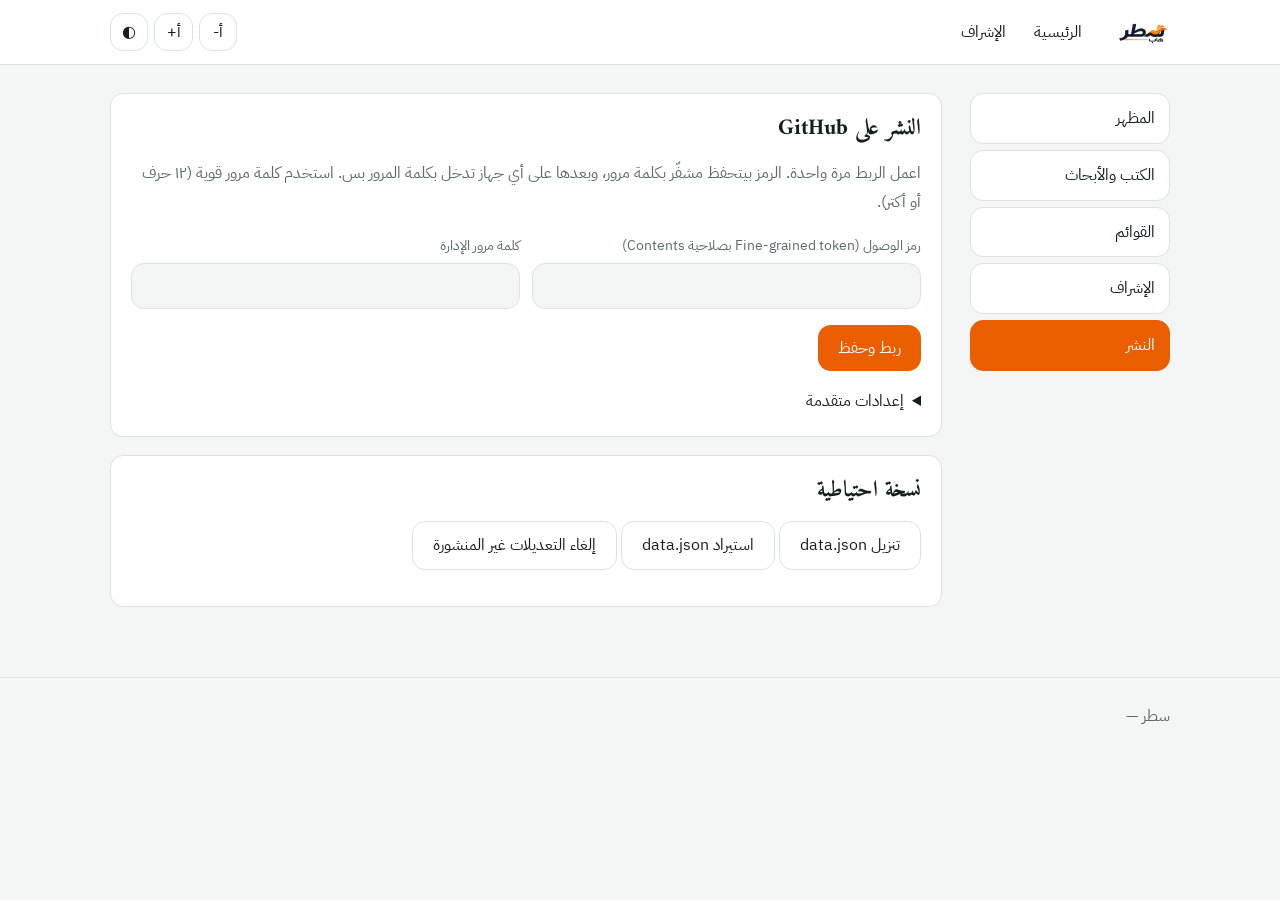
<file: admin.html>
<!doctype html><html lang="ar" dir="rtl"><head><meta charset="utf-8"><meta name="viewport" content="width=device-width,initial-scale=1">
<title>سطر</title><link rel="preconnect" href="https://fonts.googleapis.com"><link rel="stylesheet" href="https://fonts.googleapis.com/css2?family=Amiri:wght@400;700&family=Cairo:wght@600;700&family=IBM+Plex+Sans+Arabic:wght@400;600&display=swap"><link rel="stylesheet" href="style.css"></head>
<body><header id="hd"></header><main id="app"></main><footer id="ft"></footer><div id="ts" role="status"></div><script src="app.js"></script><script>boot('admin')</script></body></html>
</file>
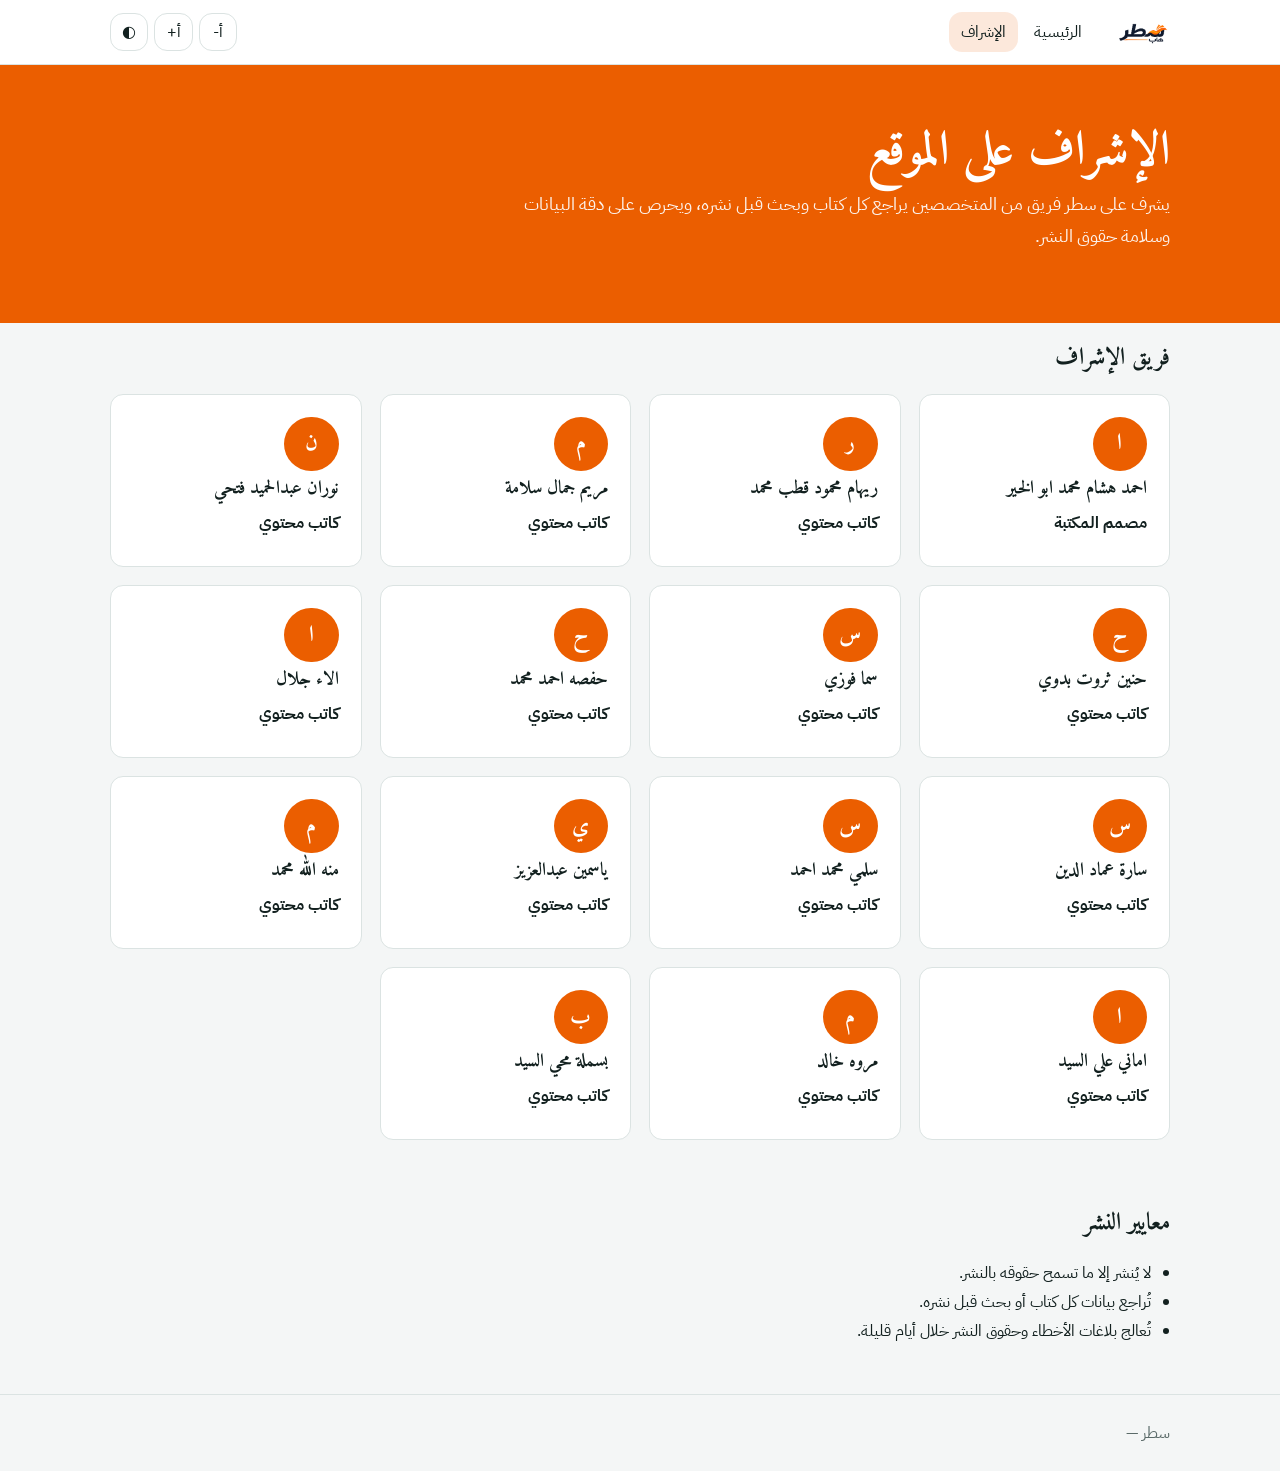
<file: team.html>
<!doctype html><html lang="ar" dir="rtl"><head><meta charset="utf-8"><meta name="viewport" content="width=device-width,initial-scale=1">
<title>سطر</title><link rel="preconnect" href="https://fonts.googleapis.com"><link rel="stylesheet" href="https://fonts.googleapis.com/css2?family=Amiri:wght@400;700&family=Cairo:wght@600;700&family=IBM+Plex+Sans+Arabic:wght@400;600&display=swap"><link rel="stylesheet" href="style.css"></head>
<body><header id="hd"></header><main id="app"></main><footer id="ft"></footer><div id="ts" role="status"></div><script src="app.js"></script><script>boot('team')</script></body></html>
</file>
<file: style.css>
:root{--ac:#0f766e;--bg:#f4f6f6;--fg:#12201f;--mut:#5b6b69;--card:#fff;--bd:#dbe3e2;--r:10px;--hf:'Amiri';--lk:var(--ac)}
[data-theme=dark]{--bg:#0d1514;--fg:#e6efed;--mut:#9fb2af;--card:#142120;--bd:#243735;--lk:color-mix(in srgb,var(--ac) 55%,#fff)}
*{box-sizing:border-box}
body{margin:0;background:var(--bg);color:var(--fg);font:1rem/1.8 'IBM Plex Sans Arabic',Tahoma,sans-serif}
h1,h2,h3,.logo{font-family:var(--hf),serif;line-height:1.3}
a{color:var(--lk)}
.w{max-width:1100px;margin:auto;padding:0 20px}
header{background:var(--card);border-bottom:1px solid var(--bd);position:sticky;top:0;z-index:5}
.bar{display:flex;align-items:center;gap:18px;min-height:64px;flex-wrap:wrap}
.logo{display:flex;align-items:center;gap:10px;font-size:1.6rem;font-weight:700;text-decoration:none;color:var(--fg)}
.logo b{background:var(--ac);color:#fff;width:2.2rem;height:2.2rem;border-radius:var(--r);display:grid;place-items:center;font-size:1.3rem}
nav{display:flex;gap:4px;flex:1;flex-wrap:wrap}
nav a{padding:6px 12px;border-radius:var(--r);text-decoration:none;color:var(--fg)}
nav a:hover,nav a.on{background:color-mix(in srgb,var(--ac) 14%,transparent)}
.tools{display:flex;gap:6px}
button,select,input,textarea{font:inherit;color:inherit}
.tools button{min-width:2.4rem;height:2.4rem;border:1px solid var(--bd);background:var(--card);border-radius:var(--r);cursor:pointer}
button:focus-visible,a:focus-visible,input:focus-visible,select:focus-visible,textarea:focus-visible{outline:3px solid var(--lk);outline-offset:2px}
.hero{background:var(--ac);color:#fff;padding:56px 0 48px}
.hero h1{font-size:3rem;margin:0 0 6px}
.hero p{margin:0 0 22px;max-width:60ch;opacity:.92;font-size:1.1rem}
.hero input{width:100%;max-width:560px;padding:14px 18px;border-radius:var(--r);border:0;background:var(--card);color:var(--fg);font-size:1.05rem}
.chips{display:flex;gap:8px;flex-wrap:wrap;margin:24px 0;align-items:center}
.chips i{width:1px;height:1.6rem;background:var(--bd);margin:0 6px}
.chips button{padding:6px 16px;border:1px solid var(--bd);background:var(--card);border-radius:99px;cursor:pointer}
.chips button.on{background:var(--ac);border-color:var(--ac);color:#fff}
.grid{display:grid;grid-template-columns:repeat(auto-fill,minmax(210px,1fr));gap:18px;padding-bottom:48px}
.card{background:var(--card);border:1px solid var(--bd);border-radius:var(--r);overflow:hidden;cursor:pointer;text-align:start;padding:0;display:flex;flex-direction:column}
.card:hover{border-color:var(--ac)}
.cv{aspect-ratio:3/4;display:grid;place-items:center;font:700 4rem var(--hf),serif;color:#fff;width:100%;object-fit:cover}
.card div.m{padding:12px 14px 14px}
.card h3{margin:0 0 2px;font-size:1.15rem}
.card small,.mut{color:var(--mut)}
.tag{display:inline-block;font-size:.8rem;padding:0 10px;border:1px solid var(--bd);border-radius:99px;margin-top:6px}
dialog{border:1px solid var(--bd);border-radius:var(--r);background:var(--card);color:var(--fg);max-width:520px;width:92%;padding:26px}
dialog::backdrop{background:#0008}
.btn{display:inline-block;background:var(--ac);color:#fff;border:0;border-radius:var(--r);padding:9px 20px;cursor:pointer;text-decoration:none}
.btn.g{background:transparent;color:var(--fg);border:1px solid var(--bd)}
.empty{grid-column:1/-1;color:var(--mut)}
.t .card{cursor:default;padding:22px;gap:6px}
.av{width:3.4rem;height:3.4rem;border-radius:50%;background:var(--ac);color:#fff;display:grid;place-items:center;font:700 1.4rem var(--hf)}
.pol{padding-inline-start:1.2rem;max-width:70ch;margin-bottom:48px}
footer{border-top:1px solid var(--bd);padding:24px 0;color:var(--mut);margin-top:24px}
.ad{display:grid;grid-template-columns:200px 1fr;gap:28px;padding:28px 20px}
.ad aside{display:flex;flex-direction:column;gap:6px}
.ad aside button{text-align:start;padding:10px 14px;border:1px solid var(--bd);background:var(--card);border-radius:var(--r);cursor:pointer}
.ad aside button.on{background:var(--ac);color:#fff;border-color:var(--ac)}
.pn{background:var(--card);border:1px solid var(--bd);border-radius:var(--r);padding:20px;margin-bottom:18px}
.pn h2{margin:0 0 12px;font-size:1.4rem}
.fm{display:grid;grid-template-columns:repeat(auto-fit,minmax(200px,1fr));gap:12px}
.fm label{display:flex;flex-direction:column;gap:4px;font-size:.9rem;color:var(--mut)}
.fm .f{grid-column:1/-1}
.fm input,.fm select,.fm textarea{padding:9px 12px;border:1px solid var(--bd);border-radius:var(--r);background:var(--bg);color:var(--fg)}
.fm input[type=color]{padding:2px;height:2.6rem}
.rw{display:flex;justify-content:space-between;align-items:center;gap:10px;padding:8px 0;border-top:1px solid var(--bd)}
.rw button{margin-inline-start:6px}
#ts{position:fixed;bottom:20px;inset-inline-start:20px;background:var(--fg);color:var(--bg);padding:10px 18px;border-radius:var(--r);display:none}
@media(max-width:720px){.ad{grid-template-columns:1fr}.ad aside{flex-direction:row;flex-wrap:wrap}.hero h1{font-size:2.3rem}}
.lg{height:2.4rem;width:auto;max-width:200px;object-fit:contain;vertical-align:middle}
</file>
